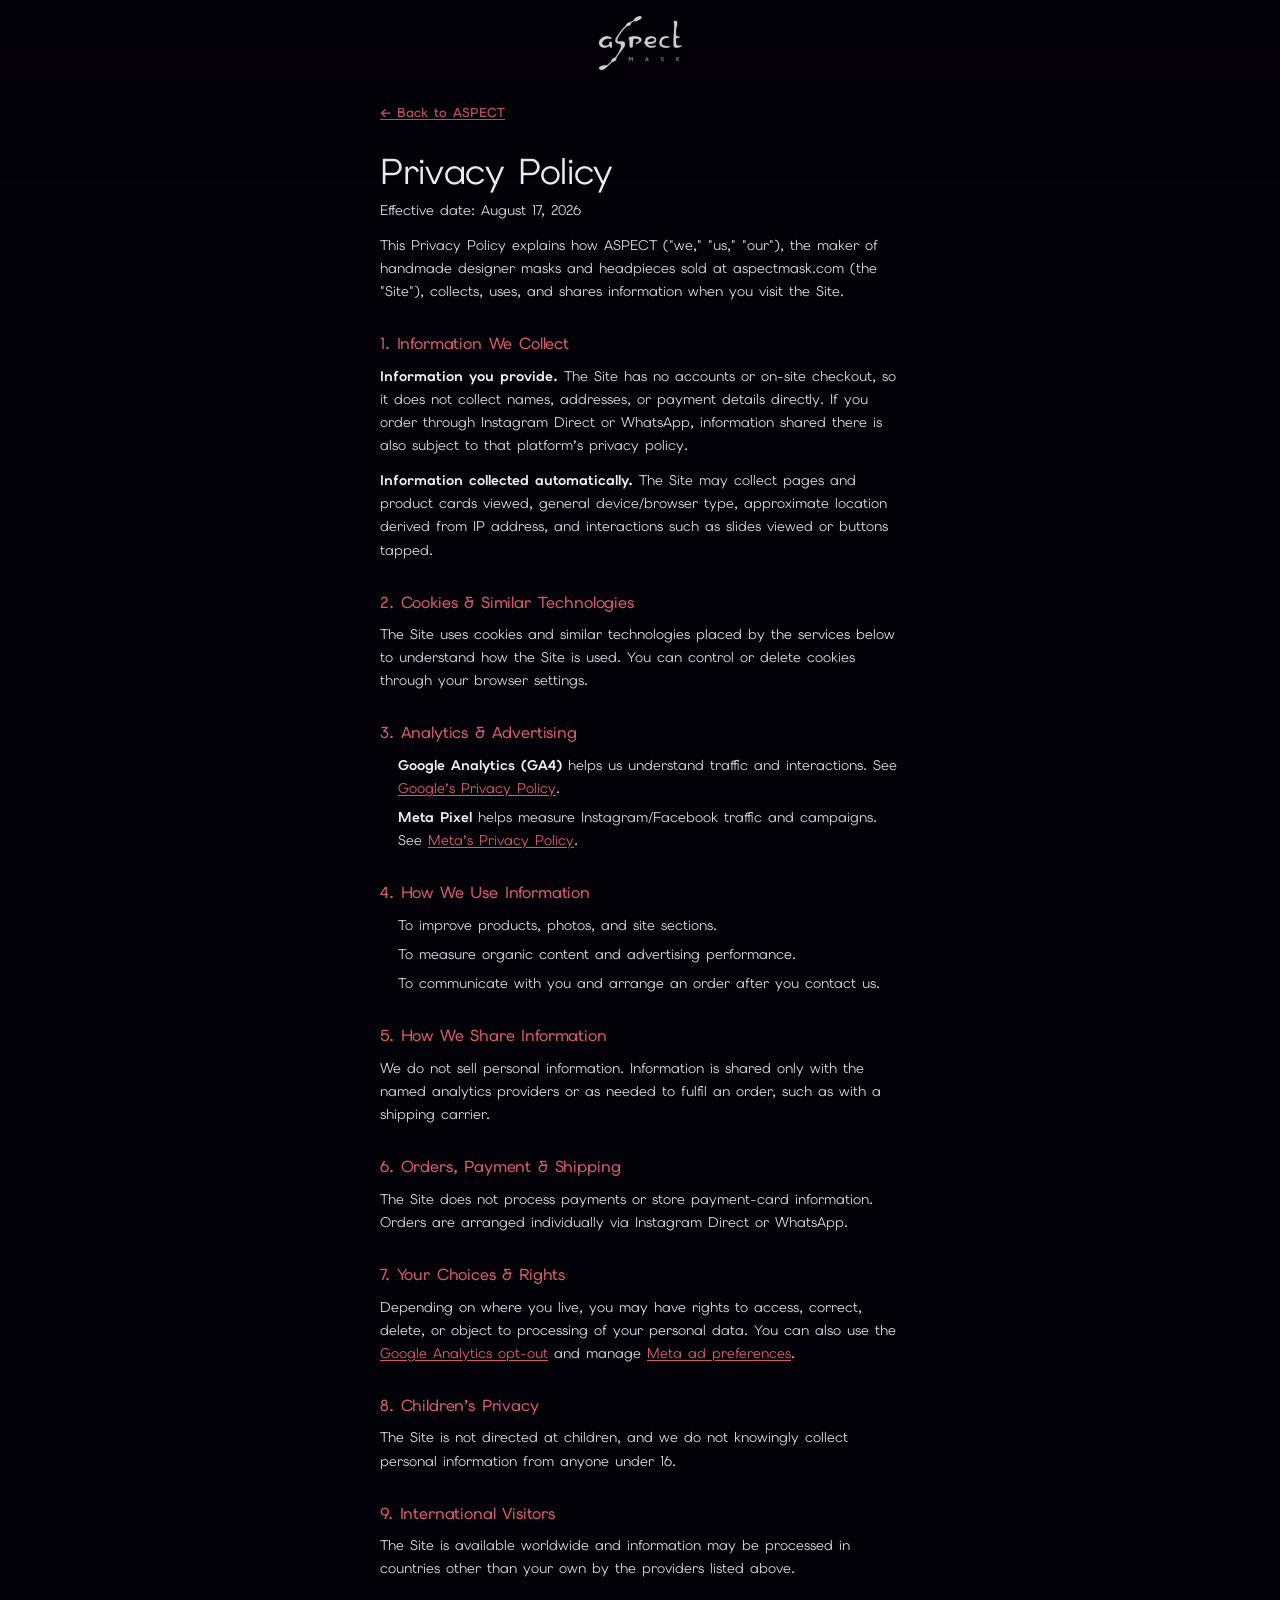
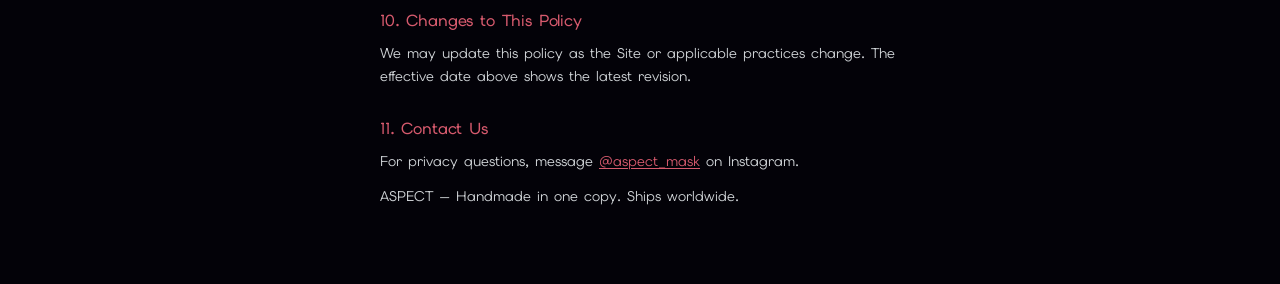
<file: privacy/index.html>
<!DOCTYPE html>
<html lang="en">
<head>
<meta charset="UTF-8" />
<meta name="viewport" content="width=device-width, initial-scale=1, viewport-fit=cover" />
<title>Privacy Policy | ASPECT — Handmade Designer Masks &amp; Headpieces</title>
<meta name="description" content="Privacy Policy for aspectmask.com — how ASPECT collects, uses, and protects information from site visitors." />
<link rel="canonical" href="https://aspectmask.com/privacy/" />
<meta name="robots" content="index, follow" />
<link rel="icon" type="image/png" href="/assets/brand/logo.png" />
<link rel="preconnect" href="https://fonts.googleapis.com" />
<link rel="preconnect" href="https://fonts.gstatic.com" crossorigin />
<link href="https://fonts.googleapis.com/css2?family=Elms+Sans:ital,wght@0,100..900;1,100..900&display=swap" rel="stylesheet" />
<link rel="stylesheet" href="/css/style.css?v=20260817a" />
<style>
.legal-wrap{max-width:var(--maxw);margin:0 auto;padding:100px 20px 64px}.legal-back{display:inline-block;margin-bottom:28px;color:var(--accent-text);font-size:13px;text-decoration:none;font-weight:600}.legal-wrap h1{font:400 36px/1.15 var(--font-display);margin-bottom:7px;color:var(--fg)}.legal-updated{color:var(--muted);font-size:12px;margin-bottom:30px}.legal-wrap h2{font:500 16px/1.35 var(--font-display);color:var(--accent-text);margin:30px 0 10px}.legal-wrap p,.legal-wrap li{font-size:14px;line-height:1.65;color:#cfd3d6;margin:0 0 12px}.legal-wrap ul{padding-left:18px;margin:0 0 12px}.legal-wrap li{margin-bottom:6px}.legal-wrap a{color:var(--accent-text);text-decoration:underline;text-underline-offset:2px}.legal-wrap strong{color:var(--fg)}.legal-footer-note{color:var(--muted);font-size:12px;margin-top:34px}
</style>
</head>
<body>
<header class="site-header" aria-label="ASPECT MASK"><img class="header-logo" src="/assets/brand/logo.png" alt="ASPECT MASK" /></header>
<main class="legal-wrap">
  <a class="legal-back" href="/">← Back to ASPECT</a>
  <h1>Privacy Policy</h1>
  <p class="legal-updated">Effective date: August 17, 2026</p>
  <p>This Privacy Policy explains how ASPECT ("we," "us," "our"), the maker of handmade designer masks and headpieces sold at aspectmask.com (the "Site"), collects, uses, and shares information when you visit the Site.</p>
  <h2>1. Information We Collect</h2>
  <p><strong>Information you provide.</strong> The Site has no accounts or on-site checkout, so it does not collect names, addresses, or payment details directly. If you order through Instagram Direct or WhatsApp, information shared there is also subject to that platform’s privacy policy.</p>
  <p><strong>Information collected automatically.</strong> The Site may collect pages and product cards viewed, general device/browser type, approximate location derived from IP address, and interactions such as slides viewed or buttons tapped.</p>
  <h2>2. Cookies &amp; Similar Technologies</h2>
  <p>The Site uses cookies and similar technologies placed by the services below to understand how the Site is used. You can control or delete cookies through your browser settings.</p>
  <h2>3. Analytics &amp; Advertising</h2>
  <ul>
    <li><strong>Google Analytics (GA4)</strong> helps us understand traffic and interactions. See <a href="https://policies.google.com/privacy" target="_blank" rel="noopener">Google’s Privacy Policy</a>.</li>
    <li><strong>Meta Pixel</strong> helps measure Instagram/Facebook traffic and campaigns. See <a href="https://www.facebook.com/privacy/policy/" target="_blank" rel="noopener">Meta’s Privacy Policy</a>.</li>
  </ul>
  <h2>4. How We Use Information</h2>
  <ul><li>To improve products, photos, and site sections.</li><li>To measure organic content and advertising performance.</li><li>To communicate with you and arrange an order after you contact us.</li></ul>
  <h2>5. How We Share Information</h2>
  <p>We do not sell personal information. Information is shared only with the named analytics providers or as needed to fulfil an order, such as with a shipping carrier.</p>
  <h2>6. Orders, Payment &amp; Shipping</h2>
  <p>The Site does not process payments or store payment-card information. Orders are arranged individually via Instagram Direct or WhatsApp.</p>
  <h2>7. Your Choices &amp; Rights</h2>
  <p>Depending on where you live, you may have rights to access, correct, delete, or object to processing of your personal data. You can also use the <a href="https://tools.google.com/dlpage/gaoptout" target="_blank" rel="noopener">Google Analytics opt-out</a> and manage <a href="https://www.facebook.com/adpreferences/ad_settings" target="_blank" rel="noopener">Meta ad preferences</a>.</p>
  <h2>8. Children’s Privacy</h2><p>The Site is not directed at children, and we do not knowingly collect personal information from anyone under 16.</p>
  <h2>9. International Visitors</h2><p>The Site is available worldwide and information may be processed in countries other than your own by the providers listed above.</p>
  <h2>10. Changes to This Policy</h2><p>We may update this policy as the Site or applicable practices change. The effective date above shows the latest revision.</p>
  <h2>11. Contact Us</h2><p>For privacy questions, message <a href="https://instagram.com/aspect_mask" target="_blank" rel="noopener">@aspect_mask</a> on Instagram.</p>
  <p class="legal-footer-note">ASPECT — Handmade in one copy. Ships worldwide.</p>
</main>
</body>
</html>
</file>
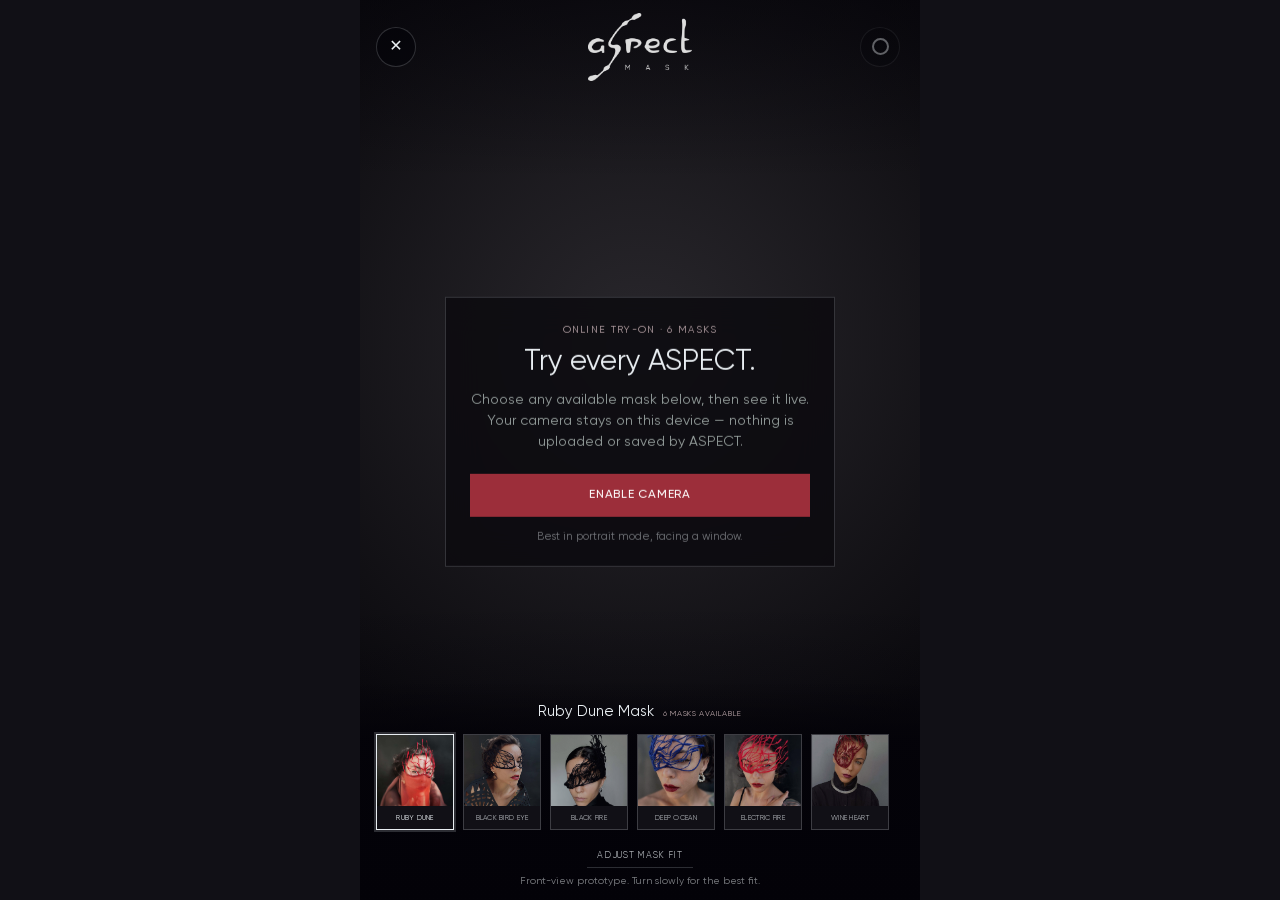
<file: try-on/index.html>
<!DOCTYPE html>
<html lang="en">
<head>
  <meta charset="UTF-8" />
  <meta name="viewport" content="width=device-width, initial-scale=1, viewport-fit=cover" />
  <meta name="description" content="Try every available ASPECT mask live with your camera. The camera stays on your device." />
  <meta name="theme-color" content="#030208" />
  <title>Online Mask Try-On — ASPECT</title>
  <link rel="icon" type="image/png" href="/assets/brand/logo.png" />
  <link rel="stylesheet" href="/css/try-on.css?v=20260820a" />
</head>
<body>
  <main class="try-on" id="try-on-app">
    <canvas class="camera-canvas" id="camera-canvas" aria-label="Live camera preview with a virtual mask"></canvas>
    <video id="camera-video" autoplay playsinline muted disablepictureinpicture aria-hidden="true"></video>
    <input id="selfie-input" type="file" accept="image/*" capture="user" hidden />

    <header class="try-on-header">
      <a class="round-control" id="try-on-close" href="/" aria-label="Close virtual try-on">&#10005;</a>
      <img class="try-on-logo" src="/assets/brand/logo.png" alt="ASPECT" />
      <button class="round-control" id="capture-btn" type="button" aria-label="Take a photo" disabled>
        <span class="capture-icon" aria-hidden="true"></span>
      </button>
    </header>

    <div class="tracking-hint" id="tracking-hint" hidden>Move into the frame and look straight ahead</div>

    <section class="permission-card" id="permission-card">
      <p class="eyebrow">Online try-on · <span id="try-on-mask-count">6 masks</span></p>
      <h1>Try every ASPECT.</h1>
      <p class="permission-copy">Choose any available mask below, then see it live. Your camera stays on this device — nothing is uploaded or saved by ASPECT.</p>
      <p class="android-camera-note" id="android-camera-note" hidden>
        Android: close other camera apps and floating bubbles before enabling the camera.
      </p>
      <button class="start-camera-btn" id="start-camera-btn" type="button">enable camera</button>
      <p class="permission-note">Best in portrait mode, facing a window.</p>
    </section>

    <section class="try-on-error" id="try-on-error" hidden>
      <h2 id="try-on-error-title">Camera unavailable</h2>
      <p id="try-on-error-copy">Check camera permission in your browser and try again.</p>
      <button id="selfie-error-btn" type="button">open Android camera</button>
      <button class="secondary-camera-btn" id="retry-camera-btn" type="button">retry live camera</button>
      <a href="/">return to the collection</a>
    </section>

    <footer class="mask-dock" id="mask-dock" aria-label="Choose a mask">
      <div class="mask-name-row">
        <p id="selected-mask-name" aria-live="polite">Ruby Dune Mask</p>
        <span id="mask-availability">6 masks available</span>
      </div>
      <div class="mask-picker" id="mask-picker"></div>
      <button class="fit-toggle" id="fit-toggle" type="button" aria-expanded="false">adjust mask fit</button>
      <section class="fit-panel" id="fit-panel" aria-label="Adjust mask fit" hidden>
        <label class="fit-control" for="fit-scale">
          <span>size</span>
          <output id="fit-scale-value" for="fit-scale">100%</output>
          <input id="fit-scale" type="range" min="70" max="160" step="1" value="100" />
        </label>
        <label class="fit-control" for="fit-x">
          <span>left / right</span>
          <output id="fit-x-value" for="fit-x">0</output>
          <input id="fit-x" type="range" min="-40" max="40" step="1" value="0" />
        </label>
        <label class="fit-control" for="fit-y">
          <span>up / down</span>
          <output id="fit-y-value" for="fit-y">0</output>
          <input id="fit-y" type="range" min="-40" max="40" step="1" value="0" />
        </label>
        <p class="fit-values" id="fit-values">scale ×1.00 · x 0.00 · y 0.00</p>
        <div class="fit-actions">
          <button id="fit-save" type="button">save this mask</button>
          <button id="fit-reset" type="button">reset</button>
          <button id="fit-copy" type="button">copy all values</button>
        </div>
        <p class="fit-status" id="fit-status" aria-live="polite"></p>
      </section>
      <p class="prototype-note">Front-view prototype. Turn slowly for the best fit.</p>
    </footer>
  </main>

  <script src="/js/products.js?v=20260817a"></script>
  <script type="module" src="/js/try-on.js?v=20260820d"></script>
</body>
</html>
</file>
<file: css/style.css>
/* =========================================================================
   ASPECT — stylesheet
   -------------------------------------------------------------------------
   BRAND ASSETS: real brand kit loaded from Google Drive on 2026-07-20 —
   Gilroy (Regular/Medium/Heavy, self-hosted woff2) + the official palette:
     #030208 near-black · #591B20 wine/burgundy · #798582 sage · #E9EEF2 ivory
   Logo: assets/brand/logo.png (black artwork on transparent bg — displayed
   inverted to white via CSS `filter: invert(1)` since the site is dark).
   ========================================================================= */

@font-face {
  font-family: "Gilroy";
  src: url("../assets/brand/fonts/Gilroy-Heavy.woff2") format("woff2");
  font-weight: 700;
  font-display: swap;
}
@font-face {
  font-family: "Gilroy";
  src: url("../assets/brand/fonts/Gilroy-Medium.woff2") format("woff2");
  font-weight: 500;
  font-display: swap;
}
@font-face {
  font-family: "Gilroy";
  src: url("../assets/brand/fonts/Gilroy-Regular.woff2") format("woff2");
  font-weight: 400;
  font-display: swap;
}

:root {
  --bg: #030208;
  --bg-card: #111016;
  --fg: #e9eef2;
  --muted: #b8c0be;
  --accent: #74192b;       /* deep premium burgundy */
  --accent-text: #d65a6d;  /* brighter crimson for prices and small accents */
  --accent-bright: #ca2d47; /* high-intent crimson-burgundy CTA */
  --line: #232329;
  --radius: 5px;
  --font-display: "Elms Sans", "Gilroy", sans-serif;
  --font-body: "Elms Sans", "Gilroy", sans-serif;
  --maxw: 560px; /* mobile-first single column max width, feels good on desktop too */
}

* { box-sizing: border-box; }
html { -webkit-text-size-adjust: 100%; }
body {
  margin: 0;
  background: var(--bg);
  color: var(--fg);
  font-family: var(--font-body);
  line-height: 1.5;
  -webkit-font-smoothing: antialiased;
}
h1, h2, h3 { font-family: var(--font-display); font-weight: 700; margin: 0; letter-spacing: -0.01em; }
p { margin: 0; }
a { color: inherit; text-decoration: none; }
ul, ol { margin: 0; padding: 0; list-style: none; }
img, video { display: block; max-width: 100%; }
button { font-family: inherit; cursor: pointer; }

/* ---------- branded loading screen ---------- */
body.is-loading { overflow: hidden; }
.site-loader {
  position: fixed; z-index: 9999; inset: 0; display: grid; place-items: center;
  background: var(--bg); opacity: 1; visibility: visible;
  transition: opacity .78s cubic-bezier(.22,.61,.36,1), visibility .78s step-end;
}
body.is-ready .site-loader { opacity: 0; visibility: hidden; pointer-events: none; }
.site-loader-inner { display: flex; flex-direction: column; align-items: center; gap: 24px; }
.site-loader-logo {
  width: 126px; height: auto; filter: invert(1); opacity: .92;
  animation: loader-breathe 1.8s ease-in-out infinite;
}
.site-loader-line { width: 94px; height: 1px; overflow: hidden; background: rgba(233,238,242,.12); }
.site-loader-line span {
  display: block; width: 44%; height: 100%; background: var(--accent-bright);
  animation: loader-line 1.25s cubic-bezier(.65,0,.35,1) infinite;
}
@keyframes loader-breathe { 0%,100% { opacity:.58; transform:scale(.985); } 50% { opacity:1; transform:scale(1); } }
@keyframes loader-line { 0% { transform:translateX(-110%); } 100% { transform:translateX(340%); } }

/* Elements receive these classes from app.js only after the loading screen
   has finished, so entrance motion never runs invisibly behind the loader. */
html.motion-enabled .reveal-item {
  opacity: 0; filter: blur(5px); transform: translateY(26px);
  transition: opacity .9s cubic-bezier(.22,.61,.36,1), transform .9s cubic-bezier(.22,.61,.36,1), filter .9s ease;
  transition-delay: var(--reveal-delay, 0ms);
}
html.motion-enabled .reveal-item.is-revealed { opacity: 1; filter: blur(0); transform: translateY(0); }

.wrap { max-width: var(--maxw); margin: 0 auto; padding: 0 20px; }

/* ---------- header ---------- */
.site-header {
  position: fixed; z-index: 60; top: 0; left: 0; right: 0;
  height: clamp(136px, 20svh, 190px);
  display: flex; justify-content: center; align-items: flex-start;
  padding-top: calc(env(safe-area-inset-top) + 16px);
  background: linear-gradient(to bottom,
    rgba(3,2,8,.44) 0%,
    rgba(3,2,8,.38) 22%,
    rgba(3,2,8,.27) 43%,
    rgba(3,2,8,.13) 66%,
    rgba(3,2,8,.04) 84%,
    rgba(3,2,8,0) 100%);
  pointer-events: none;
  opacity: 1;
  transition: opacity .8s .12s cubic-bezier(.22,.61,.36,1), transform .8s .12s cubic-bezier(.22,.61,.36,1);
}
.header-logo {
  width: 83px; height: auto;
  filter: invert(1);
  opacity: .94;
  transform: translateZ(0);
}
body.is-loading .site-header { opacity: 0; transform: translateY(-8px); }
body.is-ready .site-header { opacity: 1; transform: translateY(0); }

/* ---------- hero photo banner ---------- */
/* Photo banner with title/subtitle overlaid at the bottom over a gradient
   scrim — matches Lena's Figma mockup 2026-07-27. */
.hero-photo-banner {
  position: relative;
  width: 100%;
  max-width: 900px; /* keeps the banner from ballooning in height on wide desktop windows — mobile is the real target */
  margin: 0 auto;
  aspect-ratio: 3 / 4; /* matches the native vertical video and gives the mobile opening more presence */
  max-height: 100svh;
  background: var(--bg-card);
  overflow: hidden;
}
.hero-photo-img-slot { position: absolute; inset: 0; display: flex; align-items: center; justify-content: center; }
.hero-photo-frame {
  position: absolute; inset: 0; width: 100%; height: 100%; object-fit: cover; display: block;
  opacity: 0; transform: scale(1.02); transition: opacity 1.15s ease, transform 5s ease;
}
.hero-photo-frame.is-active { opacity: 1; transform: scale(1); }
.hero-video { width: 100%; height: 100%; object-fit: cover; display: block; }
.hero-photo-placeholder-label {
  font-size: 11px; font-weight: 600; letter-spacing: 0.1em; text-transform: uppercase;
  color: var(--muted);
}
/* Gradient scrim — guarantees the white overlay text stays readable no
   matter what's in that part of the photo, even if the crop changes later. */
.hero-photo-scrim {
  position: absolute; z-index: 1; left: 0; right: 0; bottom: -1px; height: 72%;
  background: linear-gradient(to bottom, rgba(3,2,8,0) 0%, rgba(3,2,8,.12) 28%, rgba(3,2,8,.72) 68%, #030208 100%);
  pointer-events: none;
}
.hero-photo-overlay-text {
  position: absolute; z-index: 2; left: 20px; right: 20px; bottom: 42px;
  text-align: center;
}
/* font-weight 400 (thin, same as .card-name) — per Lena 2026-07-29: the hero
   headline over the photo was too loud/shouty at the default h1 bold (700).
   font-size left untouched, only the weight changed. */
.hero-photo-overlay-text h1 { font-size: 38px; font-weight: 400; line-height: 1.1; margin-bottom: 8px; color: var(--fg); }
.hero-photo-overlay-text .hero-sub { color: var(--muted); font-size: 15.5px; line-height: 1.4; margin-bottom: 0; }

/* ---------- hero ---------- */
/* bottom padding trimmed 2026-07-27 per Lena — catalog cards should follow
   right after the "Only 6 pieces exist now:" heading, not after a big gap. */
.hero { position: relative; z-index: 3; margin-top: -2px; padding: 30px 0 18px; text-align: left; background: var(--bg); }

body.is-ready .hero-video,
body.is-ready .hero-photo-frame.is-active { animation: hero-settle 1.35s cubic-bezier(.22,.61,.36,1) both; }
body.is-ready .hero-photo-overlay-text { animation: hero-copy-in 1s .22s cubic-bezier(.22,.61,.36,1) both; }
@keyframes hero-settle { from { opacity:.35; transform:scale(1.035); } to { opacity:1; transform:scale(1); } }
@keyframes hero-copy-in { from { opacity:0; transform:translateY(18px); } to { opacity:1; transform:translateY(0); } }

.hero-wear-for-heading {
  font-size: 11px; font-weight: 600; letter-spacing: 0.1em; text-transform: uppercase;
  color: rgba(233, 238, 242, 0.68); margin-bottom: 12px; /* neutral, not accent-tinted — matches Lena's mockup */
}
/* 2-column grid, approved via Lena's Figma mockup 2026-07-27 — bigger than
   body text on purpose (16px vs ~14.5-15.5px elsewhere) for readability at
   this more compact layout. */
.hero-wear-for-list {
  display: grid; grid-template-columns: 1fr 1fr;
  column-gap: 14px; row-gap: 14px; margin-bottom: 30px;
}
.hero-wear-for-list li {
  font-size: 16px; line-height: 1.35; color: var(--fg);
  display: flex; gap: 6px; align-items: flex-start;
}
.hero-wear-for-list li::before { content: "—"; color: var(--accent-text); flex: none; }

/* 3rd tier — quiet descriptor paragraph, plain text (2026-07-27: "Fashion
   avant-garde masks" moved back into this block as its first line — no
   longer its own heading, per Lena's swap: the emphasis moves to "Only 6
   pieces" below instead). */
.hero-tagline-lines {
  color: var(--muted); font-size: 13.5px; line-height: 1.6;
  text-align: center; margin-bottom: 34px;
}
.hero-tagline-lines p { margin: 0 0 2px; }

/* Scarcity callout — the emphasized heading of this section (Gilroy
   Medium, well below the photo's H1 weight/size). No subtitle under it
   anymore — removed 2026-07-27 per Lena, the line now says it all on its
   own ("Only 6 pieces exist now:"). */
.hero-scarcity-number {
  font-family: var(--font-display); font-weight: 500; text-align: center;
  font-size: 21px; line-height: 1.25; color: var(--fg);
}

/* ---------- buttons ---------- */
.btn {
  display: inline-flex; align-items: center; justify-content: center;
  padding: 14px 22px; font-size: 13.5px; font-weight: 700; letter-spacing: 0.04em; text-transform: uppercase;
  border-radius: var(--radius); border: 1px solid transparent; transition: opacity .15s ease;
}
.btn:active { opacity: 0.7; }
.btn-primary { background: var(--accent); color: var(--fg); }
.btn-ghost { background: transparent; color: var(--fg); border-color: var(--line); }
.btn-block { display: flex; width: 100%; margin-top: 10px; }

/* ---------- catalog section ---------- */
/* No divider/border and minimal top padding 2026-07-27 per Lena — cards
   should follow immediately after the "Only 6 pieces exist now:" heading,
   not sit behind a section break. */
.catalog { padding: 10px 0 60px; }

.grid { display: grid; grid-template-columns: 1fr; gap: 20px; }
/* flex column + height:100% (2026-07-27) — grid rows already stretch items
   to equal height, but content (product name length, etc.) varied inside,
   so the "View piece" buttons landed at different heights per card. Flex
   column here + margin-top:auto on .card-btn pins the button to the
   bottom of every card, regardless of how much text is above it. */
.card {
  background: var(--bg-card); border: 0; border-radius: var(--radius);
  overflow: hidden; cursor: pointer; -webkit-tap-highlight-color: rgba(233,238,242,0.15);
  display: flex; flex-direction: column; height: 100%;
  box-shadow: 0 20px 46px rgba(0,0,0,.32);
}
.card-media { position: relative; width: 100%; aspect-ratio: 3/4; overflow: hidden; }
.card-photo {
  position: absolute; inset: 0; width: 100%; height: 100%; object-fit: cover;
  opacity: 0; transform: scale(1.015); transition: opacity 1.05s ease, transform 4.5s ease;
}
.card-photo.is-active { opacity: 1; transform: scale(1); }
.card-photo-scrim {
  position: absolute; z-index: 1; inset: auto 0 0; height: 58%; pointer-events: none;
  background: linear-gradient(to bottom, rgba(3,2,8,0) 0%, rgba(3,2,8,.48) 38%, rgba(3,2,8,.94) 76%, #030208 100%);
}
.card-badge {
  position: absolute; top: 8px; left: 8px; background: rgba(10,10,10,0.75);
  color: var(--accent-text); font-size: 9.5px; font-weight: 700; letter-spacing: 0.08em; text-transform: uppercase;
  padding: 4px 7px; border-radius: 2px; border: 1px solid var(--line);
}
.card-info {
  position: absolute; z-index: 2; left: 0; right: 0; bottom: 0;
  padding: 50px 12px 12px; display: flex; flex-direction: column;
}
/* Tagline removed from the grid preview 2026-07-27 per Lena (still shown in
   the product modal, just not on the card thumbnail) — name sits right on
   top of price now, tight gap (no reserved 2-line space anymore: all 6
   current names fit on one line, and the button still pins to the bottom
   of each card via flex + margin-top:auto, so a future longer name that
   wraps to 2 lines won't break alignment within its own row). */
.card-name { font-family: var(--font-display); font-weight: 400; font-size: 20px; line-height: 1.2; margin-bottom: 4px; min-height: 24px; }
/* font-weight 400 — our Gilroy has only Regular(400)/Medium(500)/Heavy(700)
   loaded, no lighter "thin" cut exists, so Regular is as light as this can
   get without adding a new font file. */
.card-price {
  font-size: 15px; font-weight: 500; color: #e05a6d; margin-bottom: 10px;
  letter-spacing: .025em; text-shadow: 0 0 22px rgba(202,45,71,.34);
}
.card-btn {
  position: relative; overflow: hidden; isolation: isolate;
  width: 100%; text-align: center; font-size: 12px; padding: 12px;
  border: 0; color: #fff;
  background: linear-gradient(108deg, #711526 0%, #a51f36 34%, #d43b55 48%, #b7243d 62%, #771627 100%);
  background-size: 240% 100%;
  border-radius: var(--radius); font-weight: 500; letter-spacing: 0.06em; text-transform: none;
  margin-top: 2px; box-shadow: inset 0 1px 0 rgba(255,255,255,.13), 0 12px 28px rgba(183,36,61,.28);
  animation: card-cta-sheen 6.2s cubic-bezier(.45,0,.2,1) infinite;
  transition: transform .18s ease, filter .18s ease, box-shadow .18s ease;
}
.card-btn:active { transform: scale(.985); filter: brightness(1.08); }
@media (hover: hover) { .card-btn:hover { filter: brightness(1.07); box-shadow: inset 0 1px 0 rgba(255,255,255,.16), 0 15px 34px rgba(202,45,71,.34); } }
@keyframes card-cta-sheen {
  0%, 20% { background-position: 100% 50%; }
  58%, 100% { background-position: 0% 50%; }
}

@media (prefers-reduced-motion: reduce) {
  .site-loader-logo,
  .site-loader-line span,
  .card-btn { animation: none; }
  .hero-photo-frame,
  .card-photo { transition: none; transform: none; }
  body.is-ready .hero-video,
  body.is-ready .hero-photo-frame.is-active,
  body.is-ready .hero-photo-overlay-text { animation: none; }
}

/* ---------- media placeholder (used when a photo/video file is missing) ---------- */
.placeholder-slide {
  width: 100%; height: 100%; display: flex; flex-direction: column; align-items: center; justify-content: center;
  gap: 8px; text-align: center; padding: 20px;
  background: repeating-linear-gradient(135deg, #141414, #141414 10px, #181818 10px, #181818 20px);
  border: 1px dashed var(--line); color: var(--muted); font-size: 11.5px;
}
.placeholder-slide .ph-icon { font-size: 22px; opacity: 0.5; }
.placeholder-slide .ph-label { font-weight: 600; color: var(--fg); font-size: 12px; }

/* ---------- text slide: top-half photo crop (dimmed) + graphite panel with logo + bullets ----------
   Redesigned 2026-07-28 per Lena's new Figma mockup (node 21:3) — heading + subheading dropped
   entirely, photo grows from 33% to ~54% of the slide, and the "aspect" watermark moves down to
   sit in the gap between the photo and the bullets instead of straddling the photo edge. Bullets
   themselves are unchanged (same copy, same type scale). */
.text-slide {
  position: relative; width: 100%; height: 100%; display: flex; flex-direction: column;
  background: var(--bg-card); /* graphite black from the palette */
  overflow: hidden;
}
.text-slide-photo { position: relative; width: 100%; height: 53.7%; flex-shrink: 0; overflow: hidden; }
.text-slide-photo img {
  /* object-position / transform-origin are set inline per-product (js/app.js, `focusY` field
     on the text-slide item in products.js) — the eye-position crop point differs per photo.
     scale(1.81) stays fixed for every product — do not change it. Fallback values below only
     apply if a product's text-slide item somehow has no inline style. */
  display: block; width: 100%; height: 100%; object-fit: cover; object-position: center 41%;
  transform: scale(1.81); transform-origin: center 41%;
}
.text-slide-photo-scrim { position: absolute; top: 0; right: 0; bottom: 0; left: 0; background: rgba(3,2,8,0.45); }

/* brand watermark — low-opacity "aspect" mark. Repositioned 2026-07-28 to sit right below the
   (now taller) photo, right-of-center — same right-of-center placement Lena's original Canva
   mockup used, just recalibrated for the new photo height. Absolutely positioned against
   .text-slide, out of normal flow. Same position/size for every product — only the background
   photo behind it changes. */
.text-slide .text-slide-watermark {
  position: absolute; z-index: 3; pointer-events: none;
  top: 294px; right: 65px; width: 97px; height: auto; opacity: 0.3; object-fit: contain;
}

.text-slide-content {
  flex: 1; display: flex; flex-direction: column; align-items: center;
  padding: 89px 18px 8px; /* 89px clears the photo + watermark above (out-of-flow), tight per Figma */
}
/* bullets: quietest tier, muted color — now the only content in this panel (heading/subheading
   removed 2026-07-28). Copy/type scale unchanged. */
.text-slide-bullets {
  margin: 0 auto; width: 340px; list-style: none; padding: 0;
  display: flex; flex-direction: column; gap: 6px;
}
.text-slide-bullets li {
  font-size: 14px; line-height: 1.45; color: var(--muted); padding-left: 16px; position: relative;
}
.text-slide-bullets li::before { content: "—"; position: absolute; left: 0; color: var(--accent-text); }

/* ---------- fit slide: full-bleed on-mannequin photo + objection-handling bullets overlaid
   at the bottom (fit / comfort / travel). Added 2026-08-08, now slide 2 — replaces the old
   hero-video slot. Designed + approved in sandbox on Ruby Dune, see
   slide2-fit-slide-template-spec.md (Claude Project doc) for the full design rationale and
   per-product photo calibration table. Same bullet copy on every product. ---------- */
.fit-slide { position: relative; width: 100%; height: 100%; overflow: hidden; background: #000; }
.fit-slide img { width: 100%; height: 100%; object-fit: cover; display: block; }
.fit-slide-scrim {
  position: absolute; left: 0; right: 0; bottom: 0; height: 46%;
  background: linear-gradient(180deg, rgba(3,2,8,0) 0%, rgba(3,2,8,0.72) 30%, rgba(3,2,8,0.93) 65%, rgba(3,2,8,0.96) 100%);
}
.fit-slide-content { position: absolute; left: 0; right: 0; bottom: 34px; padding: 0 22px; }
/* width:fit-content shrinks the bullet block to its widest line instead of a fixed box — that's
   what makes the paragraph read as centered on the slide while the hanging-indent dashes (the
   li::before below) stay aligned in one column within it. text-align:center on the <li> itself
   was tried and rejected — it made every dash drift with its own line's text width. */
.fit-slide-bullets {
  margin: 0 auto; width: fit-content; max-width: 300px; list-style: none; padding: 0;
  display: flex; flex-direction: column; gap: 5px;
}
.fit-slide-bullets li {
  font-size: 17px; line-height: 1.3; color: #efefef;
  padding-left: 18px; position: relative; text-align: left; white-space: nowrap;
}
.fit-slide-bullets li::before { content: "—"; position: absolute; left: 0; color: var(--accent-text); }
/* lead phrase (before the colon) at full opacity to catch the eye first; the rest of the line
   is dimmed so it reads as supporting detail rather than competing for attention. */
.fit-slide-bullets .fit-strong { opacity: 1; }
.fit-slide-bullets .fit-dim { opacity: .55; }

/* ---------- proof slide: full-bleed process photo + short proof-of-craft text, sits right after
   the text slide (added 2026-07-28 per Lena's Figma mockup, node 21:26). Same text on every
   product — only the background photo changes (a photo of the piece actually being made). ---------- */
.proof-slide { position: relative; width: 100%; height: 100%; overflow: hidden; }
.proof-slide img { width: 100%; height: 100%; object-fit: cover; display: block; }
.proof-slide-scrim { position: absolute; inset: 0; background: rgba(3,2,8,0.6); } /* 2026-07-28: bumped from 0.45 — proof photos are much brighter than text-slide's, same 0.45 read as barely-there */
.proof-slide-content { position: absolute; left: 0; right: 0; top: 66%; padding: 0 25px 0 60px; } /* 2026-07-28: raised to align with top edge of bottom third (was bottom:0), left padding widened 25px -> 60px per Lena's second round (44px still felt tight) */
.proof-slide-heading {
  font-family: var(--font-display); font-weight: 500; font-size: 25px; letter-spacing: 0.03em;
  text-transform: uppercase; color: var(--fg); text-align: left; margin: 0 0 12px;
}
.proof-slide-body p { font-size: 15px; line-height: 21px; color: #efefef; margin: 0; text-align: left; } /* brightened per Lena's Figma update 2026-07-28 — was var(--muted) */

/* ---------- cta slide (hero photo + overlay copy, final carousel slide) ---------- */
.cta-slide { position: relative; width: 100%; height: 100%; }
.cta-slide img { width: 100%; height: 100%; object-fit: cover; }
.cta-slide-overlay {
  position: absolute; left: 0; right: 0; bottom: 0; height: 33%;
  display: flex; flex-direction: column; justify-content: center;
  padding: 0 18px; box-sizing: border-box;
  background: linear-gradient(180deg, rgba(3,2,8,0) 0%, rgba(3,2,8,0.78) 25%, rgba(3,2,8,0.94) 60%, rgba(3,2,8,0.96) 100%);
}
.cta-slide-title {
  font-family: var(--font-display); font-weight: 400; font-size: 30px; line-height: 1.05;
  color: var(--fg); margin-bottom: 10px; width: 100%; text-align: center;
} /* not bold — same weight as the product name, per Lena 2026-07-28 (was 700) */
.cta-slide-sub {
  font-family: var(--font-body); font-size: 17px; line-height: 1.3; color: var(--accent-text);
  font-weight: 400; text-align: center;
}
.finalcta-slide-caption {
  margin-top: 11px; color: rgba(233,238,242,.68); font-size: 10.5px;
  font-weight: 500; letter-spacing: .09em; text-transform: uppercase; text-align: center;
}

/* ---------- archive + industry proof ---------- */
.section-kicker {
  margin-bottom: 10px; color: var(--accent-text); font-size: 10px; font-weight: 600;
  letter-spacing: .16em; text-transform: uppercase;
}
.section-title {
  font-family: var(--font-display); font-size: 32px; font-weight: 400; line-height: 1.08;
  letter-spacing: -.01em; color: var(--fg);
}
.section-note { margin-top: 10px; color: var(--muted); font-size: 10.5px; line-height: 1.45; }
.section-intro { max-width: 420px; margin-top: 12px; color: #cbd0d0; font-size: 14px; line-height: 1.55; }
.archive-section { padding: 68px 0 72px; background: #030208; }
.archive-grid {
  display: grid; grid-template-columns: repeat(3, minmax(0, 1fr)); gap: 6px;
  margin-top: 28px;
}
.archive-piece {
  position: relative; width: 100%; aspect-ratio: 3 / 4; margin: 0; padding: 0;
  display: block; overflow: hidden; border: 0; border-radius: var(--radius);
  background: #0e0c11; color: var(--fg); text-align: left;
}
.archive-piece[hidden] { display: none; }
.archive-piece img { display: block; width: 100%; height: 100%; object-fit: cover; transition: transform .7s cubic-bezier(.2,.8,.2,1); }
.archive-piece::after { content: ""; position: absolute; inset: 48% 0 0; background: linear-gradient(transparent, rgba(2,1,5,.82)); }
.archive-piece span { position: absolute; z-index: 1; left: 7px; right: 7px; bottom: 7px; font-size: 8px; line-height: 1.2; letter-spacing: .06em; text-transform: uppercase; }
.archive-piece:active img { transform: scale(1.025); }
.archive-more {
  display: block; width: 100%; margin-top: 18px; padding: 15px 18px; border: 0; border-radius: var(--radius);
  background: linear-gradient(110deg, #7d1525, #c22f43, #7d1525); background-size: 220% 100%;
  color: #fff; font: 600 12px/1 var(--font-body); letter-spacing: .08em; text-transform: uppercase;
  animation: card-cta-sheen 5s ease-in-out infinite;
}
.archive-more[hidden] { display: none; }
.as-seen-section { padding: 68px 0 72px; overflow: hidden; background: linear-gradient(180deg, #030208, #12080d); }
.as-seen-track {
  display: flex; gap: 10px; margin-top: 28px; padding-right: 20px;
  overflow-x: auto; overflow-y: hidden; scroll-snap-type: x mandatory;
  scrollbar-width: none; touch-action: pan-x pan-y;
}
.as-seen-track::-webkit-scrollbar { display: none; }
.as-seen-card {
  position: relative; flex: 0 0 82%; aspect-ratio: 4 / 5; overflow: hidden; scroll-snap-align: start;
  padding: 0; border: 0; border-radius: var(--radius); background: #17121a; color: #fff; text-align: left;
}
.as-seen-card img { position: absolute; inset: 0; width: 100%; height: 100%; object-fit: cover; transition: transform .8s cubic-bezier(.2,.8,.2,1); }
.as-seen-card:active img { transform: scale(1.025); }
.as-seen-shade { position: absolute; inset: 0; background: linear-gradient(180deg, rgba(2,1,5,.05), rgba(2,1,5,.1) 45%, rgba(2,1,5,.94)); }
.as-seen-type, .as-seen-card strong, .as-seen-open { position: absolute; z-index: 1; left: 17px; right: 17px; }
.as-seen-type { top: 16px; color: #f2c8ce; font-size: 9px; letter-spacing: .15em; text-transform: uppercase; }
.as-seen-card strong { bottom: 42px; font: 400 25px/1.05 var(--font-display); }
.as-seen-open { bottom: 17px; color: rgba(255,255,255,.72); font-size: 10px; letter-spacing: .06em; text-transform: uppercase; }

.as-seen-modal {
  position: fixed; z-index: 90; inset: 0; display: none; flex-direction: column;
  align-items: center; justify-content: center; gap: 12px; padding: 54px 14px 18px;
  background: rgba(2,1,5,.97); overscroll-behavior: contain;
}
.as-seen-modal.open { display: flex; }
.as-seen-modal iframe {
  display: block; width: min(100%, 540px); height: min(760px, calc(100svh - 112px));
  border: 0; border-radius: var(--radius); background: #fff;
}
.as-seen-modal-close {
  position: absolute; top: max(12px, env(safe-area-inset-top)); right: 14px;
  width: 40px; height: 40px; border: 0; border-radius: 50%;
  background: rgba(255,255,255,.1); color: #fff; font-size: 25px;
}
.as-seen-instagram-link { color: rgba(255,255,255,.68); font-size: 10px; letter-spacing: .08em; text-transform: uppercase; }
body.as-seen-modal-open { overflow: hidden; }

.sticky-try-on {
  position: fixed; z-index: 45; left: 50%; bottom: calc(12px + env(safe-area-inset-bottom));
  display: grid; grid-template-columns: auto 1fr auto; align-items: center; gap: 12px;
  width: min(calc(100% - 24px), 520px); min-height: 62px; padding: 10px 15px;
  border: 1px solid rgba(233,238,242,.25); border-radius: 9px;
  background: rgba(16,10,15,.93); color: var(--fg); box-shadow: 0 15px 42px rgba(0,0,0,.48);
  backdrop-filter: blur(16px); -webkit-backdrop-filter: blur(16px);
  opacity: 0; visibility: hidden; pointer-events: none;
  transform: translate(-50%, calc(100% + 28px));
  transition: opacity .3s ease, transform .38s cubic-bezier(.22,.61,.36,1), visibility .3s step-end;
}
.sticky-try-on.is-visible {
  opacity: 1; visibility: visible; pointer-events: auto; transform: translate(-50%, 0);
  transition: opacity .3s ease, transform .38s cubic-bezier(.22,.61,.36,1), visibility 0s;
}
.sticky-try-on-pulse {
  width: 13px; height: 13px; border-radius: 50%; background: var(--accent-bright);
  box-shadow: 0 0 0 6px rgba(202,45,71,.16);
}
.sticky-try-on-copy { display: flex; min-width: 0; flex-direction: column; }
.sticky-try-on-copy strong { font-size: 13px; font-weight: 500; line-height: 1.25; letter-spacing: .015em; }
.sticky-try-on-copy small { margin-top: 2px; color: rgba(233,238,242,.58); font-size: 9px; letter-spacing: .055em; text-transform: uppercase; }
.sticky-try-on-arrow { color: var(--accent-text); font-size: 22px; line-height: 1; }
body.is-loading .sticky-try-on { opacity: 0; visibility: hidden; pointer-events: none; }

.archive-lightbox { position: fixed; z-index: 80; inset: 0; display: none; align-items: center; justify-content: center; padding: 54px 18px 30px; background: rgba(2,1,5,.96); }
.archive-lightbox.open { display: flex; flex-direction: column; }
.archive-lightbox img { max-width: 100%; max-height: calc(100vh - 125px); border-radius: var(--radius); object-fit: contain; }
.archive-lightbox p { margin-top: 13px; color: #e9edef; font-size: 11px; letter-spacing: .12em; text-transform: uppercase; }
.archive-lightbox-close { position: absolute; top: max(14px, env(safe-area-inset-top)); right: 14px; width: 40px; height: 40px; border: 0; border-radius: 50%; background: rgba(255,255,255,.1); color: #fff; font-size: 25px; }

/* ---------- about the artist ---------- */
.artist-section { padding: 0 0 72px; background: #12080d; }
.artist-media {
  position: relative; aspect-ratio: 3 / 4; overflow: hidden;
  border-radius: var(--radius); background: var(--bg-card);
}
.artist-media video { width: 100%; height: 100%; object-fit: cover; display: block; }
.artist-media::after {
  content: ""; position: absolute; inset: auto 0 0; height: 36%; pointer-events: none;
  background: linear-gradient(to bottom, transparent, rgba(3,2,8,.78));
}
.artist-media-label {
  position: absolute; z-index: 1; left: 16px; right: 16px; bottom: 15px;
  color: var(--fg); font-size: 10px; letter-spacing: .12em; text-transform: uppercase;
}
.artist-copy { padding-top: 34px; }
.artist-copy > p:not(.section-kicker):not(.section-note) {
  margin-top: 18px; color: #d4d9d8; font-size: 15px; line-height: 1.65;
}
.artist-facts { display: grid; grid-template-columns: repeat(3, 1fr); gap: 8px; margin-top: 28px; }
.artist-facts div {
  min-height: 94px; padding: 13px 10px; border-top: 2px solid var(--accent-bright);
  border-radius: 0 0 var(--radius) var(--radius); background: rgba(3,2,8,.58);
}
.artist-facts strong { display: block; color: var(--fg); font-size: 13px; font-weight: 500; line-height: 1.2; }
.artist-facts span { display: block; margin-top: 8px; color: var(--muted); font-size: 10px; line-height: 1.35; }
/* ---------- footer ---------- */
.site-footer { border-top: 1px solid var(--line); padding: 34px 0 46px; text-align: center; }
.footer-brand { height: 30px; width: auto; margin: 0 auto 10px; filter: invert(1); }
.footer-line { color: var(--muted); font-size: 12.5px; margin-bottom: 10px; }
.footer-ig { display: inline-block; font-size: 12.5px; color: var(--accent-text); font-weight: 600; }
.footer-privacy { display: inline-block; margin-left: 16px; color: var(--muted); font-size: 11px; text-decoration: underline; text-underline-offset: 3px; }

/* ---------- modal (product detail) ---------- */
.modal {
  position: fixed; top: 0; right: 0; bottom: 0; left: 0; z-index: 50; background: var(--bg);
  display: none; overflow-y: auto; -webkit-overflow-scrolling: touch;
}
.modal.open { display: block; }
.modal-inner { max-width: var(--maxw); margin: 0 auto; position: relative; min-height: 100%; }

.modal-close {
  position: absolute; top: 14px; right: 14px; z-index: 5;
  width: 34px; height: 34px; border-radius: 50%; border: none;
  background: rgba(10,10,10,0.65); color: var(--fg); font-size: 15px;
}

.carousel-wrap { position: relative; }
.carousel {
  display: flex; overflow-x: auto; scroll-snap-type: x mandatory; -webkit-overflow-scrolling: touch;
  aspect-ratio: 3/4; scrollbar-width: none;
}
.carousel::-webkit-scrollbar { display: none; }
.carousel-slide { flex: 0 0 100%; scroll-snap-align: start; width: 100%; height: 100%; }

/* prev/next arrows — mainly for mouse/desktop use, swipe still works on touch */
.carousel-arrow {
  position: absolute; top: 50%; transform: translateY(-50%); z-index: 4;
  width: 36px; height: 36px; border-radius: 50%; border: none;
  background: rgba(3,2,8,0.55); color: var(--fg); font-size: 20px; line-height: 1;
  display: flex; align-items: center; justify-content: center;
}
.carousel-arrow-prev { left: 10px; }
.carousel-arrow-next { right: 10px; }
.carousel-arrow:active { opacity: 0.7; }
.carousel-slide img, .carousel-slide video { width: 100%; height: 100%; object-fit: cover; }

.carousel-dots { display: flex; justify-content: center; flex-wrap: wrap; gap: 12px; padding: 14px 20px; cursor: pointer; }
.carousel-dots span { display: block; width: 6px; height: 6px; border-radius: 50%; background: rgba(233,238,242,0.3); }
.carousel-dots span.active { background: var(--accent-text); }

.modal-body { padding: 4px 20px 40px; }

/* level 1 of attention: price + the order button, same row */
.price-row { display: flex; align-items: center; justify-content: space-between; gap: 12px; margin-bottom: 18px; }
.modal-price { font-family: var(--font-display); font-size: 32px; font-weight: 400; color: var(--fg); letter-spacing: 0.035em; }
.btn-order {
  display: inline-flex; align-items: center; justify-content: center; flex: 0 0 46%; text-align: center;
  padding: 13px 10px; font-size: 11px; font-weight: 400; letter-spacing: 0.02em; text-transform: none;
  border-radius: var(--radius); border: none; background: var(--accent-bright); color: #fff; line-height: 1.3;
  transition: opacity .15s ease;
} /* not bold, not caps — per Lena 2026-07-28 (was font-weight:700, text-transform:uppercase) */
.btn-order:active { opacity: 0.75; }

/* Camera try-on entry point. Kept visually separate from the purchase CTA:
   this is an experimental product tool, not the primary conversion action. */
.btn-try-on {
  width: 100%; margin: -4px 0 20px; padding: 13px 16px; gap: 9px;
  border: 1px solid rgba(233,238,242,.32); background: rgba(233,238,242,.055);
  color: var(--fg); font-size: 11px; font-weight: 500; letter-spacing: .045em;
  text-transform: none;
}
.btn-try-on:active { background: rgba(233,238,242,.1); }
.try-on-dot {
  width: 7px; height: 7px; border-radius: 50%; flex: 0 0 auto;
  background: #8fa69f; box-shadow: 0 0 0 4px rgba(143,166,159,.13);
}
.try-on-beta {
  margin-left: 2px; padding: 2px 5px; border: 1px solid var(--line);
  color: var(--accent-text); font-size: 8px; line-height: 1; letter-spacing: .08em;
  text-transform: uppercase;
}

/* level 2: product name */
.modal-body h3 { font-size: 21px; font-weight: 400; margin-bottom: 4px; }
.modal-tagline { color: var(--muted); font-size: 13.5px; margin-bottom: 10px; }

/* plain-text line about shipping, right after name/tagline — pre-empts the #1 cross-border objection
   before the buyer reaches the trust bullets */
.shipping-line { color: var(--fg); font-size: 13px; line-height: 1.5; margin-bottom: 20px; }

.trust-list { display: flex; flex-direction: column; gap: 9px; margin-bottom: 0; }

/* noticeable but deliberately quieter than the price/order row above — a bordered
   card with an icon, not a bright color, so it doesn't compete with level 1 */
.question-line {
  margin-top: 22px; display: flex; align-items: center; justify-content: center; gap: 10px;
  padding: 14px 16px; border: 1px solid var(--line); border-radius: var(--radius); background: var(--bg-card);
  font-size: 14.5px; color: var(--fg);
}
.question-line .chat-icon { width: 21px; height: 21px; flex-shrink: 0; color: var(--accent-text); }
.question-line a { color: var(--accent-text); font-weight: 700; text-decoration: underline; text-underline-offset: 2px; }
.trust-list li {
  font-size: 13px; color: var(--fg); padding-left: 16px; position: relative; line-height: 1.4;
}
.trust-list li::before { content: "—"; position: absolute; left: 0; color: var(--accent-text); }

/* occasion list — added 2026-07-28 per Lena, sits after the trust bullets and before the
   "Have a question?" block. Same text on every product, static markup (not per-product data). */
.modal-occasions-heading {
  font-size: 11px; font-weight: 500; letter-spacing: 0.1em; text-transform: uppercase;
  color: rgba(233, 238, 242, 0.68); margin: 22px 0 12px;
}
.modal-occasions-list {
  display: grid; grid-template-columns: 1fr 1fr;
  column-gap: 14px; row-gap: 10px; margin: 0; padding: 0; list-style: none;
}
.modal-occasions-list li {
  font-size: 13px; line-height: 1.4; color: var(--fg); padding-left: 16px; position: relative;
}
.modal-occasions-list li::before { content: "—"; position: absolute; left: 0; color: var(--accent-text); }

/* ---------- order popup: lightweight bottom sheet, not a full-screen takeover ----------
   dimmed backdrop over the product card behind it; tap the backdrop or ✕ to dismiss */
.modal-order {
  background: rgba(3,2,8,0.72);
  align-items: flex-end; justify-content: center;
}
.modal-order.open { display: flex; }
.modal-order .modal-inner {
  min-height: 0; max-height: 85vh; width: 100%; overflow-y: auto;
  background: var(--bg); border-radius: 20px 20px 0 0;
  animation: sheet-up .22s ease-out;
}
@keyframes sheet-up { from { transform: translateY(18px); opacity: 0; } to { transform: translateY(0); opacity: 1; } }

.sheet-grabber { width: 36px; height: 4px; border-radius: 2px; background: var(--line); margin: 10px auto 0; }
.modal-order .modal-close { top: 12px; }

.modal-order .modal-inner-small { padding: 10px 20px 30px; }
.modal-order h3 { font-size: 19px; font-weight: 700; margin: 20px 0 12px; text-align: center; }

/* level 1 of attention is the headline above (bold); the two step buttons stay in caps
   (matches the site's button convention) but drop the bold weight so they read as
   clear, tappable controls rather than a second headline competing for attention */
.modal-order .btn { font-weight: 500; }

.copy-hint {
  display: flex; align-items: center; justify-content: center; gap: 6px;
  font-size: 12px; color: var(--accent-text); font-weight: 700;
  opacity: 0; transition: opacity .2s ease; margin-bottom: 14px;
}
.copy-hint.show { opacity: 1; }

.order-explainer { font-size: 13.5px; line-height: 1.55; color: var(--muted); text-align: center; margin-bottom: 22px; }

/* two explicit, numbered steps — copy the link, then send it — nothing happens silently in the background */
.order-step { display: flex; align-items: center; gap: 10px; }
.order-step + .copy-hint { margin-left: 34px; margin-top: -6px; justify-content: flex-start; }
.order-step-num {
  flex-shrink: 0; width: 24px; height: 24px; border-radius: 50%; display: flex; align-items: center; justify-content: center;
  background: var(--accent-text); color: var(--bg); font-size: 12px; font-weight: 700;
}
.order-step .btn-block { margin-top: 0; }

.sr-copy-field { position: absolute; width: 1px; height: 1px; opacity: 0; pointer-events: none; }

/* ---------- small screens polish ---------- */
@media (min-width: 480px) {
  .hero h1 { font-size: 38px; }
}

@media (prefers-reduced-motion: reduce) {
  .sticky-try-on { transition: none; }
}

/* Respect safe areas on iOS */
.site-footer { padding-left: env(safe-area-inset-left); padding-right: env(safe-area-inset-right); }
</file>
<file: css/try-on.css>
@font-face {
  font-family: "Gilroy";
  src: url("../assets/brand/fonts/Gilroy-Regular.woff2") format("woff2");
  font-weight: 400;
  font-display: swap;
}
@font-face {
  font-family: "Gilroy";
  src: url("../assets/brand/fonts/Gilroy-Medium.woff2") format("woff2");
  font-weight: 500;
  font-display: swap;
}

:root {
  --bg: #030208;
  --panel: rgba(12, 11, 16, .86);
  --fg: #e9eef2;
  --muted: #98a19f;
  --line: rgba(233, 238, 242, .18);
  --wine: #9c2e3a;
  font-family: "Gilroy", system-ui, sans-serif;
  color: var(--fg);
  background: var(--bg);
}

* { box-sizing: border-box; }
html, body { width: 100%; height: 100%; margin: 0; overflow: hidden; background: var(--bg); }
button, a { font: inherit; color: inherit; }
button { cursor: pointer; }

.try-on {
  position: relative; width: 100%; height: 100%; min-height: 100dvh; overflow: hidden;
  background: radial-gradient(circle at 50% 38%, #29272c 0%, #0b0a0e 72%);
}
.camera-canvas {
  position: absolute; z-index: 1; inset: 0; width: 100%; height: 100%; object-fit: cover;
  transform: scaleX(-1); background: transparent; pointer-events: none;
}
#camera-video {
  position: absolute; z-index: 0; inset: 0; width: 100%; height: 100%; object-fit: cover;
  opacity: 0; transform: scaleX(-1); pointer-events: none;
}
.try-on.camera-active #camera-video { opacity: 1; }
.try-on.selfie-active #camera-video { opacity: 0; }
.try-on.selfie-active .camera-canvas { transform: none; }

.try-on::after {
  content: ""; position: absolute; z-index: 2; inset: 0; pointer-events: none;
  background: linear-gradient(180deg, rgba(3,2,8,.48) 0%, transparent 20%, transparent 67%, rgba(3,2,8,.78) 100%);
}

.try-on-header {
  position: absolute; z-index: 4; top: 0; left: 0; right: 0;
  display: grid; grid-template-columns: 44px 1fr 44px; align-items: center;
  padding: calc(13px + env(safe-area-inset-top)) 16px 10px;
}
.try-on-logo { justify-self: center; width: 104px; filter: invert(1); }
.round-control {
  width: 40px; height: 40px; display: grid; place-items: center; padding: 0;
  border-radius: 50%; border: 1px solid var(--line); background: rgba(3,2,8,.52);
  text-decoration: none; color: var(--fg);
}
.round-control:disabled { opacity: .38; cursor: default; }
.capture-icon { width: 17px; height: 17px; border: 2px solid currentColor; border-radius: 50%; box-shadow: inset 0 0 0 3px rgba(3,2,8,.55); }

.permission-card, .try-on-error {
  position: absolute; z-index: 6; left: 50%; top: 48%; transform: translate(-50%, -50%);
  width: min(88vw, 390px); padding: 26px 24px 23px; text-align: center;
  background: var(--panel); border: 1px solid var(--line); backdrop-filter: blur(18px);
}
.eyebrow { margin: 0 0 12px; color: #b5a1a5; font-size: 10px; letter-spacing: .13em; text-transform: uppercase; }
.permission-card h1, .try-on-error h2 { margin: 0 0 12px; font-weight: 400; font-size: 29px; line-height: 1.05; }
.permission-copy, .try-on-error p { margin: 0 auto 21px; color: var(--muted); font-size: 14px; line-height: 1.5; }
.android-camera-note {
  margin: -7px auto 14px; padding: 9px 11px; border: 1px solid rgba(255,255,255,.15);
  color: rgba(255,255,255,.75); font-size: 11px; line-height: 1.45;
}
.start-camera-btn, .try-on-error button {
  width: 100%; padding: 14px 18px; border: 0; background: var(--wine); color: white;
  font-weight: 500; font-size: 12px; letter-spacing: .06em; text-transform: uppercase;
}
.secondary-camera-btn,
.try-on-error .secondary-camera-btn {
  width: 100%; margin-top: 9px; padding: 12px 18px; border: 1px solid var(--line);
  background: transparent; color: var(--fg); font-size: 11px; letter-spacing: .05em;
  text-transform: uppercase;
}
.permission-note { margin: 13px 0 0; color: rgba(233,238,242,.48); font-size: 11px; }
.try-on-error a { display: block; margin-top: 15px; font-size: 12px; color: var(--muted); text-underline-offset: 3px; }

.tracking-hint {
  position: absolute; z-index: 4; top: calc(74px + env(safe-area-inset-top)); left: 50%;
  transform: translateX(-50%); width: max-content; max-width: calc(100% - 36px);
  padding: 9px 13px; border: 1px solid var(--line); background: rgba(3,2,8,.62);
  color: var(--fg); font-size: 11px; text-align: center; backdrop-filter: blur(8px);
}

.mask-dock {
  position: absolute; z-index: 4; left: 0; right: 0; bottom: 0;
  padding: 22px 14px calc(13px + env(safe-area-inset-bottom));
  background: linear-gradient(180deg, transparent 0%, rgba(3,2,8,.84) 26%, rgba(3,2,8,.96) 100%);
}
.mask-name-row { display: flex; align-items: baseline; justify-content: center; gap: 9px; margin-bottom: 10px; }
.mask-name-row p { margin: 0; font-size: 15px; }
.mask-name-row span { color: #b5a1a5; font-size: 8px; letter-spacing: .08em; text-transform: uppercase; }
.mask-picker { display: flex; gap: 9px; padding: 3px 2px 6px; overflow-x: auto; overflow-y: hidden; scrollbar-width: none; scroll-snap-type: x proximity; }
.mask-picker::-webkit-scrollbar { display: none; }
.mask-option {
  flex: 0 0 78px; width: 78px; height: 96px; padding: 0; overflow: hidden; scroll-snap-align: center;
  border: 1px solid rgba(233,238,242,.2); background: #111016; position: relative;
}
.mask-option img { width: 100%; height: 71px; object-fit: cover; display: block; opacity: .72; }
.mask-option-name {
  display: flex; align-items: center; justify-content: center; height: 24px; padding: 1px 4px 0;
  color: rgba(233,238,242,.72); font-size: 7px; line-height: 1.05; letter-spacing: .04em;
  text-align: center; text-transform: uppercase;
}
.mask-option.active { border-color: var(--fg); box-shadow: 0 0 0 2px rgba(233,238,242,.18); }
.mask-option.active img { opacity: 1; }
.mask-option.active .mask-option-name { color: var(--fg); }
.fit-toggle {
  display: block; margin: 8px auto 0; padding: 6px 10px; border: 0; border-bottom: 1px solid var(--line);
  background: transparent; color: rgba(233,238,242,.72); font-size: 9px; letter-spacing: .08em;
  text-transform: uppercase;
}
.fit-panel {
  width: min(100%, 430px); margin: 9px auto 2px; padding: 10px 11px 9px;
  border: 1px solid var(--line); background: rgba(8,7,11,.86);
}
.fit-control {
  display: grid; grid-template-columns: 1fr auto; align-items: center; gap: 2px 10px;
  margin-bottom: 7px; color: rgba(233,238,242,.76); font-size: 9px; letter-spacing: .06em;
  text-transform: uppercase;
}
.fit-control output { color: var(--fg); font-variant-numeric: tabular-nums; }
.fit-control input { grid-column: 1 / -1; width: 100%; height: 18px; margin: 0; accent-color: var(--wine); }
.fit-values { margin: 4px 0 8px; color: #b5a1a5; font-size: 9px; text-align: center; font-variant-numeric: tabular-nums; }
.fit-actions { display: grid; grid-template-columns: 1.2fr .7fr 1.2fr; gap: 6px; }
.fit-actions button {
  min-height: 30px; padding: 5px 7px; border: 1px solid var(--line); background: transparent;
  color: var(--fg); font-size: 8px; letter-spacing: .05em; text-transform: uppercase;
}
.fit-actions button:first-child { border-color: var(--wine); background: rgba(156,46,58,.28); }
.fit-status { min-height: 11px; margin: 6px 0 0; color: rgba(233,238,242,.58); font-size: 8px; text-align: center; }
.prototype-note { margin: 7px 0 0; color: rgba(233,238,242,.52); font-size: 10px; text-align: center; }

@media (min-width: 700px) {
  .try-on { width: min(100%, 560px); margin: 0 auto; }
  body { background: #111016; }
}
</file>
